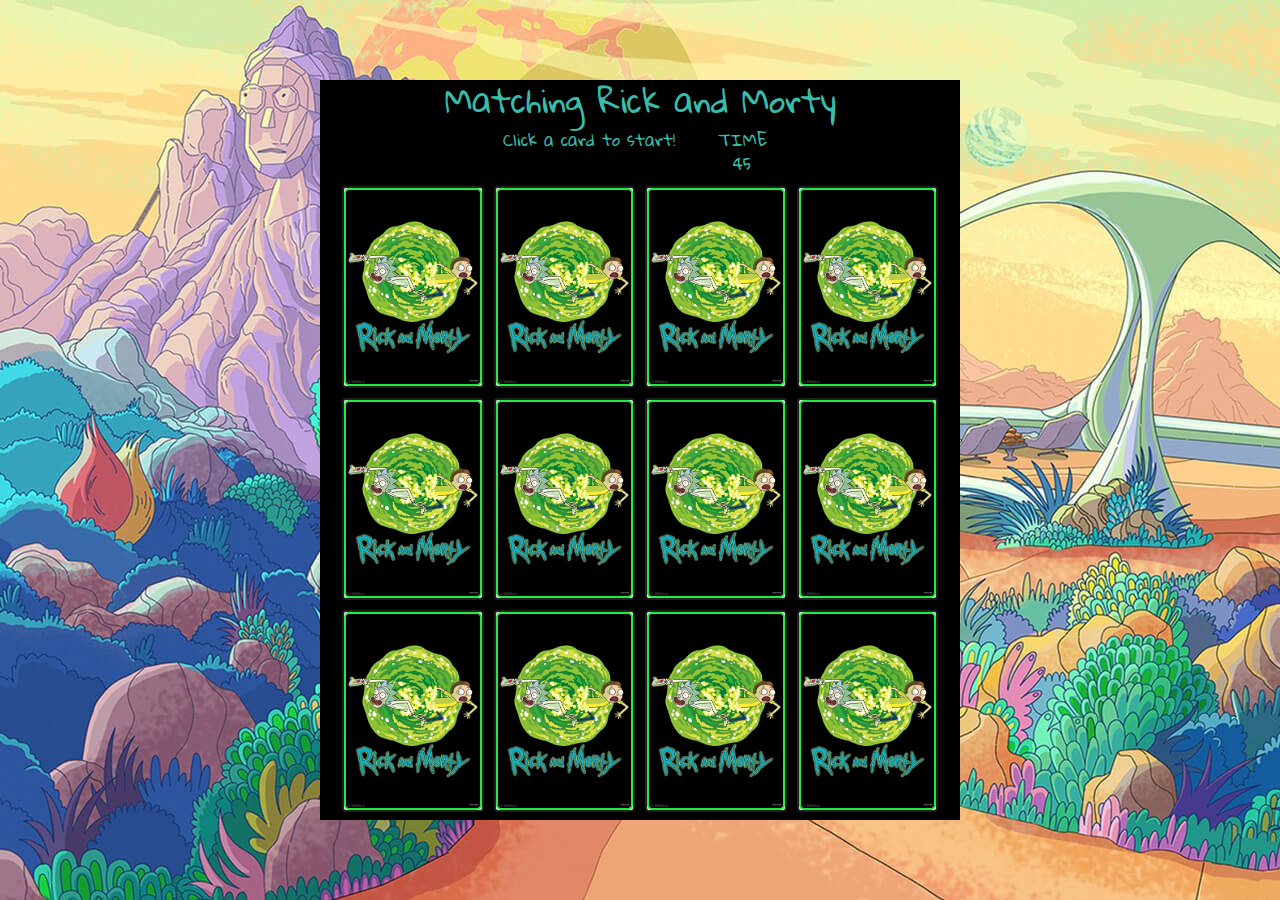
<file: index.html>
<html lang="en">

<head>
    <meta charset="UTF-8">
    <meta name="viewport" content="width=device-width, initial-scale=1.0">
    <meta http-equiv="X-UA-Compatible" content="ie=edge">
   <link rel="stylesheet" href="https://cdnjs.cloudflare.com/ajax/libs/twitter-bootstrap/4.3.1/css/bootstrap.min.css">
 <link rel="stylesheet" href="assets/css/style.css" type="text/css" />

    <title>Matching Rick and Morty</title>
</head>

<body>
  
   <div id="landscape">
      Please rotate your device!
    </div>
    <div id="portrait">
      <div id ="superModal"></div>
    

<div class = "container game-board-container">
<div class = "row game-board-text"> 
<div class = "col-12"><h2> Matching Rick and Morty</h2> </div>
<div class = "row game-board-text"> <div class = "col-8"> Click a card to start! </div>
<div class = "col-4" id = "timer"></div>
</div>
</div>
    <section class ="game-board">
            <div class = "card" data-card="jerry">
            <img class = "card-front" src="assets/img/matching-pairs/jerry.jpg" alt="jerry"/>
        <img class = "card-back" src="assets/img/matching-pairs/card-back.jpg" alt ="card back"/>
        </div>
         <div class = "card" data-card="jerry">
            <img class = "card-front" src="assets/img/matching-pairs/jerry.jpg" alt="jerry"/>
        <img class = "card-back" src="assets/img/matching-pairs/card-back.jpg" alt ="card back"/>
        </div>
        
        <div class = "card" data-card="meeseek">
            <img class = "card-front" src="assets/img/matching-pairs/meeseek.jpg" alt="meeseek"/>
        <img class = "card-back" src="assets/img/matching-pairs/card-back.jpg" alt ="card back"/>
        </div>
        <div class = "card" data-card="meeseek">
            <img class = "card-front" src="assets/img/matching-pairs/meeseek.jpg" alt="meeseek"/>
        <img class = "card-back" src="assets/img/matching-pairs/card-back.jpg" alt ="card back"/>
        </div>
        
        <div class = "card" data-card="morty">
            <img class = "card-front" src="assets/img/matching-pairs/morty.jpg" alt="morty"/>
        <img class = "card-back" src="assets/img/matching-pairs/card-back.jpg" alt ="card back"/>
        </div>
         <div class = "card" data-card="morty">
            <img class = "card-front" src="assets/img/matching-pairs/morty.jpg" alt="morty"/>
        <img class = "card-back" src="assets/img/matching-pairs/card-back.jpg" alt ="card back"/>
        </div>
        
        <div class = "card" data-card="rick-and-morty">
            <img class = "card-front" src="assets/img/matching-pairs/rick-and-morty.png" alt="rick.1"/>
        <img class = "card-back" src="assets/img/matching-pairs/card-back.jpg" alt ="card back"/>
        </div>
         <div class = "card" data-card="rick-and-morty">
            <img class = "card-front" src="assets/img/matching-pairs/rick-and-morty.png" alt="rick.1"/>
        <img class = "card-back" src="assets/img/matching-pairs/card-back.jpg" alt ="card back"/>
        </div>
        
        <div class = "card" data-card="rick">
            <img class = "card-front" src="assets/img/matching-pairs/rick.jpg" alt="rick"/>
        <img class = "card-back" src="assets/img/matching-pairs/card-back.jpg" alt ="card back"/>
        </div>
        <div class = "card" data-card="rick">
            <img class = "card-front" src="assets/img/matching-pairs/rick.jpg" alt="rick"/>
        <img class = "card-back" src="assets/img/matching-pairs/card-back.jpg" alt ="card back"/>
        </div>
        
        <div class = "card" data-card="snuffles">
            <img class = "card-front" src="assets/img/matching-pairs/snuffles.jpg" alt="snuffles"/>
        <img class = "card-back" src="assets/img/matching-pairs/card-back.jpg" alt ="card back"/>
        </div>
         <div class = "card" data-card="snuffles">
            <img class = "card-front" src="assets/img/matching-pairs/snuffles.jpg" alt="snuffles"/>
        <img class = "card-back" src="assets/img/matching-pairs/card-back.jpg" alt ="card back"/>
        </div>
                
    </section>
    </div>

    </div>
    
    
        
    
    
    <script src="https://cdnjs.cloudflare.com/ajax/libs/jquery/3.4.1/jquery.slim.min.js"></script>
<script src="https://cdnjs.cloudflare.com/ajax/libs/popper.js/1.15.0/umd/popper.min.js"></script>
<script src="https://cdnjs.cloudflare.com/ajax/libs/twitter-bootstrap/4.3.1/js/bootstrap.min.js"></script>
<script type="text/javascript" src="assets/js/game.js"></script>
</body>


</html>
</file>
<file: assets/css/style.css>
@import url('https://fonts.googleapis.com/css?family=Gloria+Hallelujah&display=swap');

#landscape{

    display: none;
    font-size: 2rem;
    color: #000;
    font-family: 'Gloria Hallelujah', cursive; 
    margin: auto;

}

#portrait{

    display: block;
    margin: auto;

}

@media only screen and (orientation:landscape)and (max-width: 768px){

  #landscape{ display:block; }

  #portrait{ display:none; }

  

}

* {
    padding: 0;
    margin: 0;
    box-sizing: border-box; 
    font-size: 16px;
}


body {
    height: 100vh;
    background-image: url("../img/background.jpg");
    display: flex;
    font-size: 16px
    
}



.modal-content {
    height: 740px;
    width: 640px;
    margin: auto;
    background-color: #000;
    color: #39bdab;
    font-family: 'Gloria Hallelujah', cursive;
    text-align: center;
    align-items: center;
    
}
.modal-header {
   text-align: center;
    }

.modal-body {
    text-align: center;
    font-size: 10rem;
    margin-top: 6.25rem;
    margin-bottom: 3.125rem;
}

.modal-text {
    margin: auto;
    font-size: 5rem;
}
.btn {
    background-color: #39bdab;
    color: #000;
    margin: auto;
}
  
.game-board {
    width: 640px;
    height: 640px;
    background-color: #000;
    text-align: center;
    color: #39bdab;
    position: relative;
    margin: auto; 
    display: flex; 
    flex-wrap: wrap;
    border: 2px solid #000;
    perspective: 1000px; /*makes game container 3D*/
}

.game-board-container {
    width: 640px;
    height: 740px;
    background-color: #000;
    text-align: center;
    color: #39bdab;
    position: relative;
    margin: auto; 
    display: flex; 
    flex-wrap: wrap;

}

.game-board-text {
     margin: auto;
     font-family: 'Gloria Hallelujah', cursive;
}

#timer {
    margin: auto;
}

.card {
    border: 2px solid #212121;
    width: calc(25% - 10px);
    height: calc(33.333% - 10px); 
    margin: 5px;
    z-index: 2;
    position: relative;
    transform: scale(1); 
    transform-style: preserve-3d; /*inserts card into the 3D space in the game board*/
    transition: transform .5s; 
}

.card:active {
    transform: scale(.97);
    transition: transform .2s;
}

.card.flip {
    transform: rotateY(180deg);
}

.card-back,
.card-front {
    border: 2px solid #21eb3f;
    position: absolute;
    width: 100%;
    height: 100%;
    border-radius: 5px;
    backface-visibility: hidden;
}

.card-front{
    transform: rotateY(180deg);
    border: #000;
}
</file>
